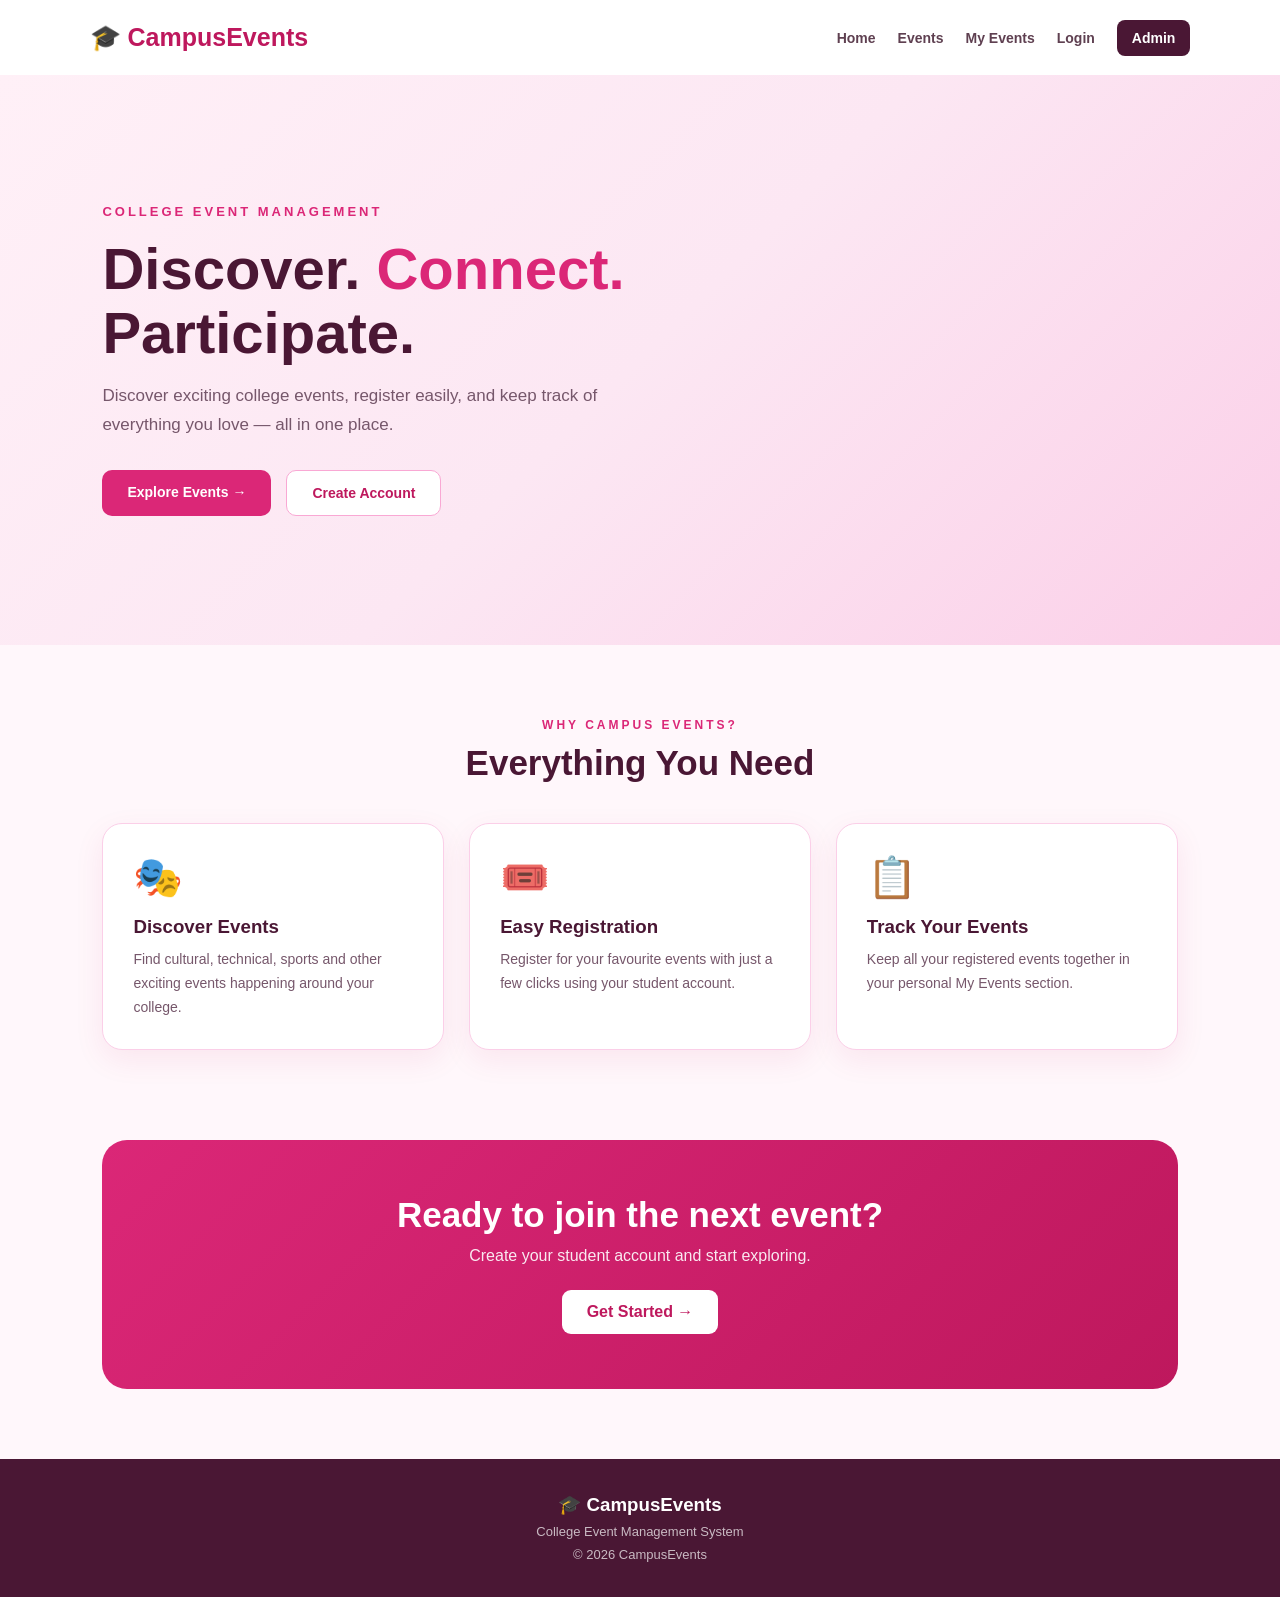
<file: college-event/index.html>
<!DOCTYPE html>
<html lang="en">

<head>
    <meta charset="UTF-8">
    <meta name="viewport" content="width=device-width, initial-scale=1.0">

    <title>CampusEvents</title>

    <style>

        * {
            margin: 0;
            padding: 0;
            box-sizing: border-box;
        }

        body {
            font-family: Arial, sans-serif;
            background: #fff7fb;
            color: #4a1734;
        }

        /* NAVBAR */

        nav {
            height: 75px;
            background: white;

            display: flex;
            align-items: center;
            justify-content: space-between;

            padding: 0 7%;

            box-shadow: 0 4px 20px rgba(190, 24, 93, 0.12);
        }

        .logo {
            font-size: 25px;
            font-weight: bold;
            color: #be185d;
        }

        .nav-links {
            display: flex;
            align-items: center;
            gap: 22px;
        }

        .nav-links a {
            text-decoration: none;
            color: #5f4051;
            font-size: 14px;
            font-weight: 600;
        }

        .nav-links a:hover {
            color: #db2777;
        }

        .admin-btn {
            background: #4a1734 !important;
            color: white !important;
            padding: 10px 15px;
            border-radius: 8px;
        }

        /* HERO */

        .hero {
            min-height: 570px;

            display: flex;
            align-items: center;

            padding: 70px 8%;

            background:
                linear-gradient(
                    135deg,
                    #fff0f7,
                    #fce7f3,
                    #fbcfe8
                );
        }

        .hero-content {
            max-width: 650px;
        }

        .tag {
            color: #db2777;
            font-size: 13px;
            font-weight: bold;
            letter-spacing: 3px;
        }

        .hero h1 {
            font-size: 58px;
            line-height: 1.1;
            margin: 18px 0;
        }

        .hero h1 span {
            color: #db2777;
        }

        .hero p {
            color: #76576b;
            font-size: 17px;
            line-height: 1.7;
            max-width: 560px;
        }

        .buttons {
            margin-top: 30px;

            display: flex;
            gap: 15px;
        }

        .primary-btn,
        .secondary-btn {
            text-decoration: none;
            padding: 14px 25px;
            border-radius: 10px;
            font-weight: bold;
            font-size: 14px;
        }

        .primary-btn {
            background: #db2777;
            color: white;
        }

        .secondary-btn {
            background: white;
            color: #be185d;
            border: 1px solid #f9a8d4;
        }

        .primary-btn:hover {
            background: #be185d;
        }

        /* FEATURES */

        .features {
            padding: 70px 8%;
        }

        .section-title {
            text-align: center;
            margin-bottom: 40px;
        }

        .section-title span {
            color: #db2777;
            font-size: 12px;
            font-weight: bold;
            letter-spacing: 3px;
        }

        .section-title h2 {
            font-size: 35px;
            margin-top: 10px;
        }

        .cards {
            display: grid;
            grid-template-columns: repeat(3, 1fr);
            gap: 25px;
        }

        .card {
            background: white;
            padding: 30px;
            border-radius: 20px;

            box-shadow:
                0 10px 30px rgba(190, 24, 93, 0.08);

            border: 1px solid #fbcfe8;
        }

        .card-icon {
            font-size: 40px;
            margin-bottom: 15px;
        }

        .card h3 {
            margin-bottom: 10px;
        }

        .card p {
            color: #76576b;
            line-height: 1.7;
            font-size: 14px;
        }

        /* CTA */

        .cta {
            margin: 20px 8% 70px;

            padding: 55px 30px;

            border-radius: 25px;

            text-align: center;

            background:
                linear-gradient(
                    135deg,
                    #db2777,
                    #be185d
                );

            color: white;
        }

        .cta h2 {
            font-size: 35px;
            margin-bottom: 12px;
        }

        .cta p {
            opacity: 0.9;
            margin-bottom: 25px;
        }

        .cta a {
            display: inline-block;

            background: white;
            color: #be185d;

            padding: 13px 25px;

            border-radius: 9px;

            text-decoration: none;

            font-weight: bold;
        }

        /* FOOTER */

        footer {
            background: #4a1734;
            color: white;

            text-align: center;

            padding: 35px;
        }

        footer p {
            margin-top: 8px;
            opacity: 0.7;
            font-size: 13px;
        }

        /* MOBILE */

        @media(max-width: 850px) {

            .cards {
                grid-template-columns: 1fr 1fr;
            }

            .hero h1 {
                font-size: 45px;
            }

        }

        @media(max-width: 600px) {

            nav {
                height: auto;
                padding: 20px;

                flex-direction: column;
                gap: 15px;
            }

            .nav-links {
                flex-wrap: wrap;
                justify-content: center;
            }

            .hero {
                padding: 60px 7%;
            }

            .hero h1 {
                font-size: 38px;
            }

            .buttons {
                flex-direction: column;
            }

            .cards {
                grid-template-columns: 1fr;
            }

            .cta h2 {
                font-size: 28px;
            }

        }

    </style>

</head>


<body>


    <!-- NAVBAR -->

    <nav>

        <div class="logo">
            🎓 CampusEvents
        </div>

        <div class="nav-links">

            <a href="index.html">
                Home
            </a>

            <a href="events.html">
                Events
            </a>

            <a href="my-events.html">
                My Events
            </a>

            <a href="login.html">
                Login
            </a>

            <a
                href="adminlogin.html"
                class="admin-btn"
            >
                Admin
            </a>

        </div>

    </nav>



    <!-- HERO -->

    <section class="hero">

        <div class="hero-content">

            <div class="tag">
                COLLEGE EVENT MANAGEMENT
            </div>

            <h1>
                Discover.
                <span>Connect.</span>
                Participate.
            </h1>

            <p>
                Discover exciting college events,
                register easily, and keep track of
                everything you love — all in one place.
            </p>

            <div class="buttons">

                <a
                    href="events.html"
                    class="primary-btn"
                >
                    Explore Events →
                </a>

                <a
                    href="register.html"
                    class="secondary-btn"
                >
                    Create Account
                </a>

            </div>

        </div>

    </section>



    <!-- FEATURES -->

    <section class="features">

        <div class="section-title">

            <span>
                WHY CAMPUS EVENTS?
            </span>

            <h2>
                Everything You Need
            </h2>

        </div>


        <div class="cards">


            <div class="card">

                <div class="card-icon">
                    🎭
                </div>

                <h3>
                    Discover Events
                </h3>

                <p>
                    Find cultural, technical,
                    sports and other exciting
                    events happening around
                    your college.
                </p>

            </div>


            <div class="card">

                <div class="card-icon">
                    🎟️
                </div>

                <h3>
                    Easy Registration
                </h3>

                <p>
                    Register for your favourite
                    events with just a few clicks
                    using your student account.
                </p>

            </div>


            <div class="card">

                <div class="card-icon">
                    📋
                </div>

                <h3>
                    Track Your Events
                </h3>

                <p>
                    Keep all your registered events
                    together in your personal
                    My Events section.
                </p>

            </div>


        </div>

    </section>



    <!-- CTA -->

    <section class="cta">

        <h2>
            Ready to join the next event?
        </h2>

        <p>
            Create your student account and
            start exploring.
        </p>

        <a href="register.html">
            Get Started →
        </a>

    </section>



    <!-- FOOTER -->

    <footer>

        <h3>
            🎓 CampusEvents
        </h3>

        <p>
            College Event Management System
        </p>

        <p>
            © 2026 CampusEvents
        </p>

    </footer>



<script>
/* Connected-app navigation helper: all pages return to the project home. */
document.addEventListener('DOMContentLoaded', function () {
  document.querySelectorAll('a[href="../index.html"]').forEach(a => a.setAttribute('href','index.html'));
  document.querySelectorAll('a[href="admin-login.html"]').forEach(a => a.setAttribute('href','adminlogin.html'));
});
</script>

</body>

</html>
</file>
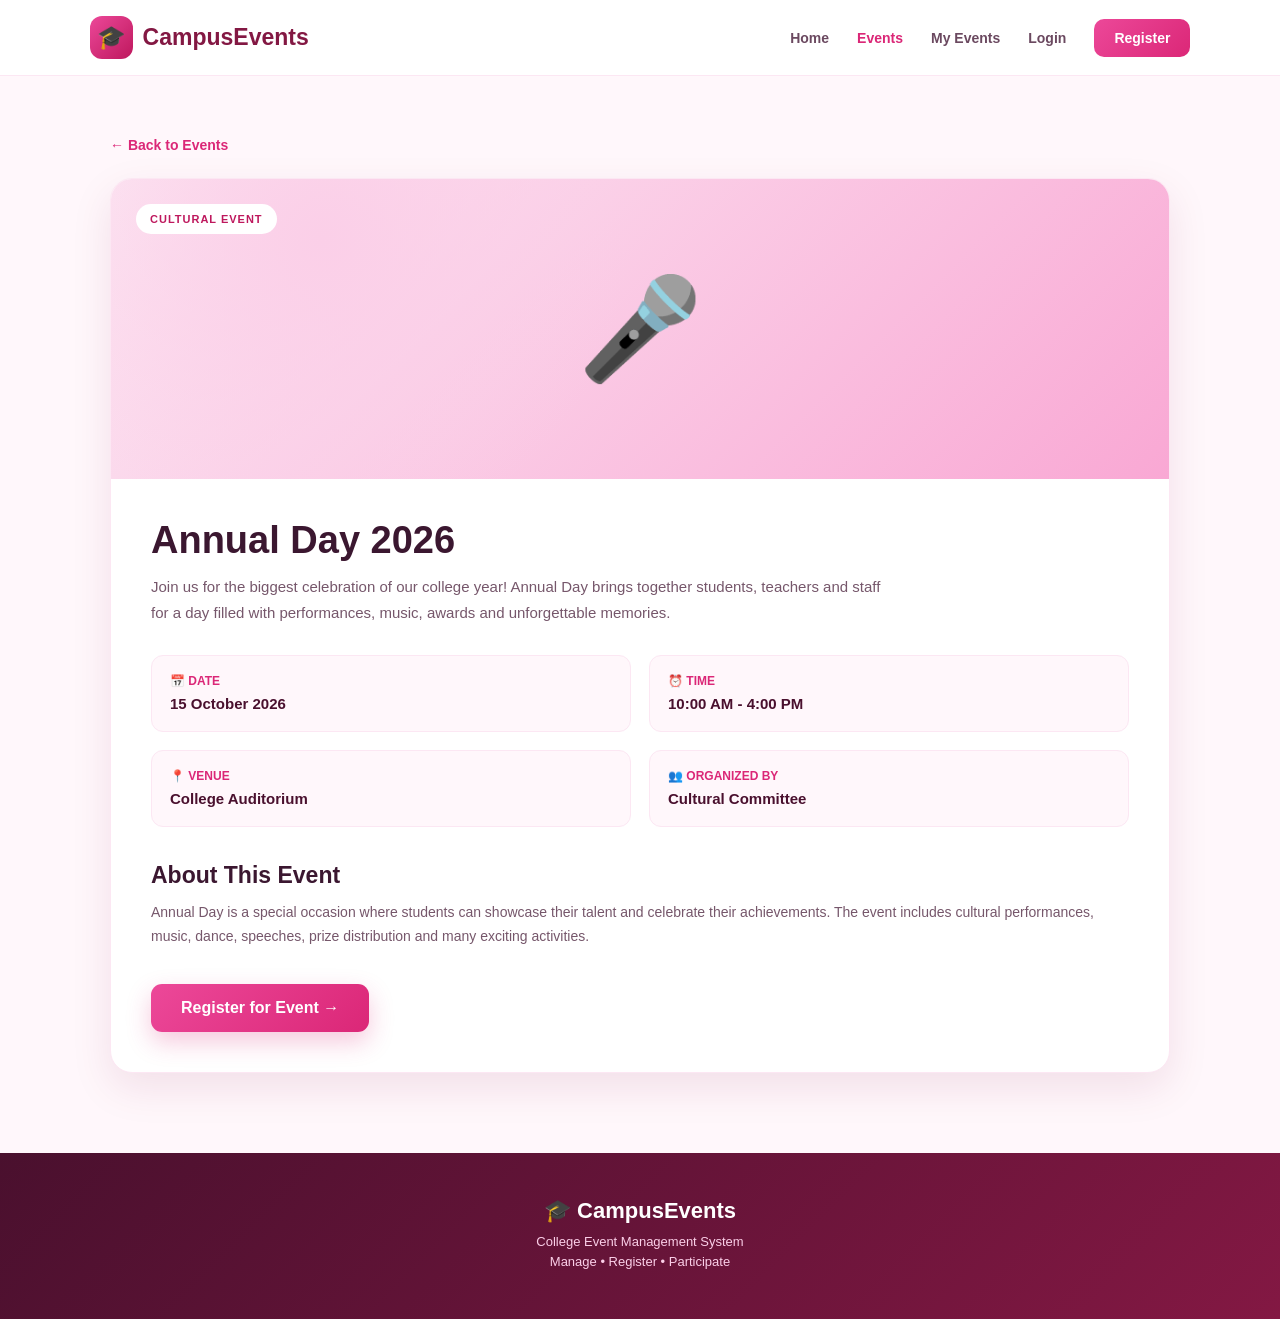
<file: college-event/event-details.html>
<!DOCTYPE html>
<html lang="en">

<head>
    <meta charset="UTF-8">
    <meta name="viewport" content="width=device-width, initial-scale=1.0">

    <title>Event Details | CampusEvents</title>

    <style>

        * {
            margin: 0;
            padding: 0;
            box-sizing: border-box;
        }

        body {
            font-family: Arial, sans-serif;
            background: #fff7fb;
            color: #3b1730;
        }

        a {
            text-decoration: none;
        }

        /* NAVBAR */

        .navbar {
            height: 76px;
            padding: 0 7%;

            display: flex;
            align-items: center;
            justify-content: space-between;

            background: white;

            border-bottom: 1px solid #fce7f3;

            position: sticky;
            top: 0;
            z-index: 100;
        }

        .logo {
            display: flex;
            align-items: center;
            gap: 10px;

            font-size: 23px;
            font-weight: bold;

            color: #831843;
        }

        .logo-icon {
            width: 43px;
            height: 43px;

            display: flex;
            align-items: center;
            justify-content: center;

            background: linear-gradient(
                135deg,
                #ec4899,
                #be185d
            );

            border-radius: 12px;

            color: white;
        }

        .nav-links {
            display: flex;
            gap: 28px;
            align-items: center;
        }

        .nav-links a {
            color: #6b4960;
            font-size: 14px;
            font-weight: 600;
        }

        .nav-links a:hover {
            color: #db2777;
        }

        .active {
            color: #db2777 !important;
        }

        .register-btn {
            padding: 11px 20px;

            background: linear-gradient(
                135deg,
                #ec4899,
                #db2777
            );

            color: white !important;

            border-radius: 10px;
        }


        /* PAGE */

        .page {
            max-width: 1100px;

            margin: 60px auto;

            padding: 0 20px;
        }


        /* BACK BUTTON */

        .back {
            display: inline-block;

            margin-bottom: 25px;

            color: #db2777;

            font-size: 14px;

            font-weight: bold;
        }


        /* MAIN CARD */

        .event-details {

            background: white;

            border-radius: 22px;

            overflow: hidden;

            border: 1px solid #fce7f3;

            box-shadow:
                0 15px 40px
                rgba(131, 24, 67, 0.10);
        }


        /* HERO */

        .event-banner {

            min-height: 300px;

            display: flex;

            align-items: center;

            justify-content: center;

            font-size: 100px;

            background:
                radial-gradient(
                    circle at 20% 20%,
                    #fbcfe8,
                    transparent 35%
                ),
                linear-gradient(
                    135deg,
                    #fce7f3,
                    #f9a8d4
                );

            position: relative;
        }

        .event-label {

            position: absolute;

            top: 25px;
            left: 25px;

            padding: 9px 14px;

            background: white;

            color: #be185d;

            border-radius: 20px;

            font-size: 11px;

            font-weight: bold;

            letter-spacing: 1px;
        }


        /* CONTENT */

        .content {

            padding: 40px;
        }

        .content h1 {

            font-size: 38px;

            margin-bottom: 12px;

            color: #3b1730;
        }

        .description {

            color: #76576b;

            line-height: 1.7;

            font-size: 15px;

            max-width: 750px;

            margin-bottom: 30px;
        }


        /* INFORMATION */

        .info-grid {

            display: grid;

            grid-template-columns:
                repeat(2, 1fr);

            gap: 18px;

            margin-bottom: 35px;
        }

        .info-box {

            padding: 18px;

            background: #fff7fb;

            border: 1px solid #fce7f3;

            border-radius: 12px;
        }

        .info-box span {

            display: block;

            color: #db2777;

            font-size: 12px;

            font-weight: bold;

            margin-bottom: 7px;

        }

        .info-box strong {

            color: #4a102e;

            font-size: 15px;

        }


        /* ABOUT */

        .about {

            margin-bottom: 35px;
        }

        .about h2 {

            font-size: 23px;

            margin-bottom: 12px;

        }

        .about p {

            color: #76576b;

            line-height: 1.7;

            font-size: 14px;

        }


        /* BUTTON */

        .register-event {

            display: inline-block;

            padding: 15px 30px;

            background: linear-gradient(
                135deg,
                #ec4899,
                #db2777
            );

            color: white;

            border-radius: 11px;

            font-weight: bold;

            box-shadow:
                0 10px 25px
                rgba(219, 39, 119, 0.25);

            transition: 0.3s;
        }

        .register-event:hover {

            transform: translateY(-3px);

            box-shadow:
                0 15px 30px
                rgba(219, 39, 119, 0.30);
        }


        /* FOOTER */

        footer {

            margin-top: 80px;

            padding: 45px 20px;

            text-align: center;

            background:
                linear-gradient(
                    135deg,
                    #4a102e,
                    #831843
                );

            color: white;
        }

        footer h3 {

            margin-bottom: 10px;

            font-size: 22px;
        }

        footer p {

            color: #fbcfe8;

            font-size: 13px;

            margin: 5px;
        }


        /* MOBILE */

        @media(max-width: 650px) {

            .navbar {

                height: auto;

                padding: 18px;

                flex-direction: column;

                gap: 15px;
            }

            .nav-links {

                flex-wrap: wrap;

                justify-content: center;

                gap: 15px;
            }

            .page {

                margin-top: 30px;
            }

            .event-banner {

                min-height: 220px;

                font-size: 75px;
            }

            .content {

                padding: 25px;
            }

            .content h1 {

                font-size: 30px;
            }

            .info-grid {

                grid-template-columns: 1fr;
            }

        }

    </style>

</head>


<body>


    <!-- NAVBAR -->

    <nav class="navbar">

        <div class="logo">

            <div class="logo-icon">
                🎓
            </div>

            CampusEvents

        </div>


        <div class="nav-links">

            <a href="index.html">
                Home
            </a>

            <a href="events.html" class="active">
                Events
            </a>

            <a href="my-events.html">
                My Events
            </a>

            <a href="login.html">
                Login
            </a>

            <a href="register.html" class="register-btn">
                Register
            </a>

        </div>

    </nav>



    <!-- MAIN -->

    <main class="page">


        <a href="events.html" class="back">
            ← Back to Events
        </a>


        <div class="event-details">


            <!-- EVENT BANNER -->

            <div class="event-banner">

                <span class="event-label">
                    CULTURAL EVENT
                </span>

                🎤

            </div>


            <!-- CONTENT -->

            <div class="content">

                <h1>
                    Annual Day 2026
                </h1>


                <p class="description">

                    Join us for the biggest celebration of
                    our college year! Annual Day brings
                    together students, teachers and staff
                    for a day filled with performances,
                    music, awards and unforgettable memories.

                </p>


                <!-- EVENT INFORMATION -->

                <div class="info-grid">


                    <div class="info-box">

                        <span>
                            📅 DATE
                        </span>

                        <strong>
                            15 October 2026
                        </strong>

                    </div>


                    <div class="info-box">

                        <span>
                            ⏰ TIME
                        </span>

                        <strong>
                            10:00 AM - 4:00 PM
                        </strong>

                    </div>


                    <div class="info-box">

                        <span>
                            📍 VENUE
                        </span>

                        <strong>
                            College Auditorium
                        </strong>

                    </div>


                    <div class="info-box">

                        <span>
                            👥 ORGANIZED BY
                        </span>

                        <strong>
                            Cultural Committee
                        </strong>

                    </div>


                </div>


                <!-- ABOUT -->

                <div class="about">

                    <h2>
                        About This Event
                    </h2>

                    <p>

                        Annual Day is a special occasion where
                        students can showcase their talent and
                        celebrate their achievements. The event
                        includes cultural performances, music,
                        dance, speeches, prize distribution and
                        many exciting activities.

                    </p>

                </div>


                <!-- REGISTER -->

                <a
                    href="register.html"
                    class="register-event"
                >
                    Register for Event →
                </a>

            </div>

        </div>

    </main>



    <!-- FOOTER -->

    <footer>

        <h3>
            🎓 CampusEvents
        </h3>

        <p>
            College Event Management System
        </p>

        <p>
            Manage • Register • Participate
        </p>

    </footer>



<script>
/* Connected-app navigation helper: all pages return to the project home. */
document.addEventListener('DOMContentLoaded', function () {
  document.querySelectorAll('a[href="../index.html"]').forEach(a => a.setAttribute('href','index.html'));
  document.querySelectorAll('a[href="admin-login.html"]').forEach(a => a.setAttribute('href','adminlogin.html'));
});
</script>

</body>

</html>
</file>
